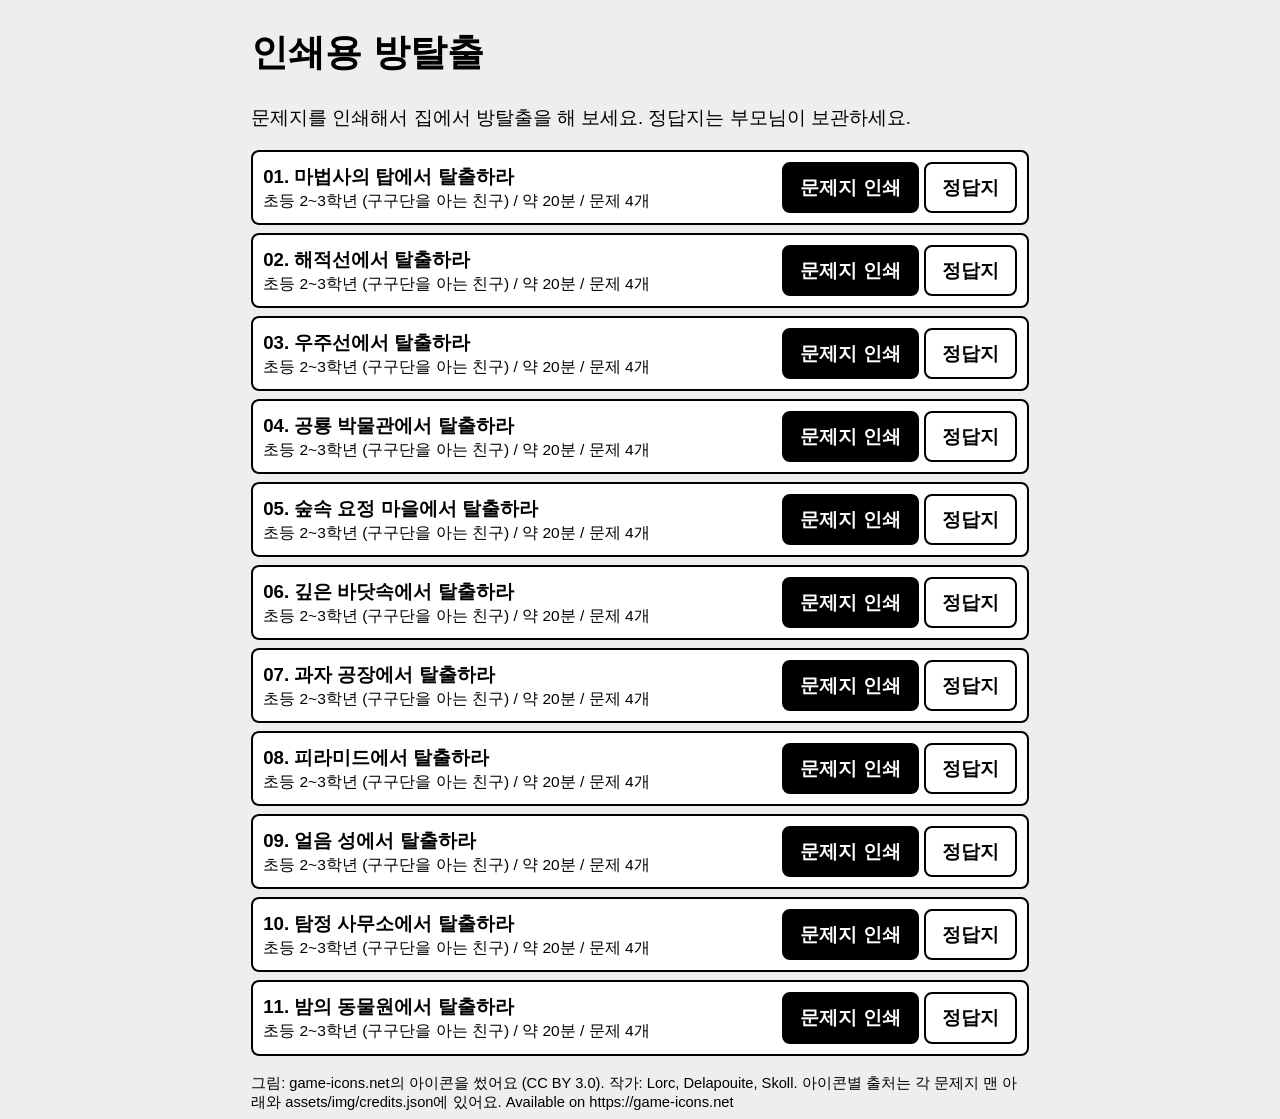
<file: index.html>
<!doctype html><html lang="ko"><head><meta charset="utf-8"><meta name="viewport" content="width=device-width,initial-scale=1"><title>인쇄용 방탈출</title><link rel="stylesheet" href="assets/style.css?v=6303c047"></head>
<body><div id="app"></div><script type="module">import {loadIndex,renderIndex} from './assets/render.js?v=6303c047';loadIndex().then(renderIndex);</script></body></html>
</file>
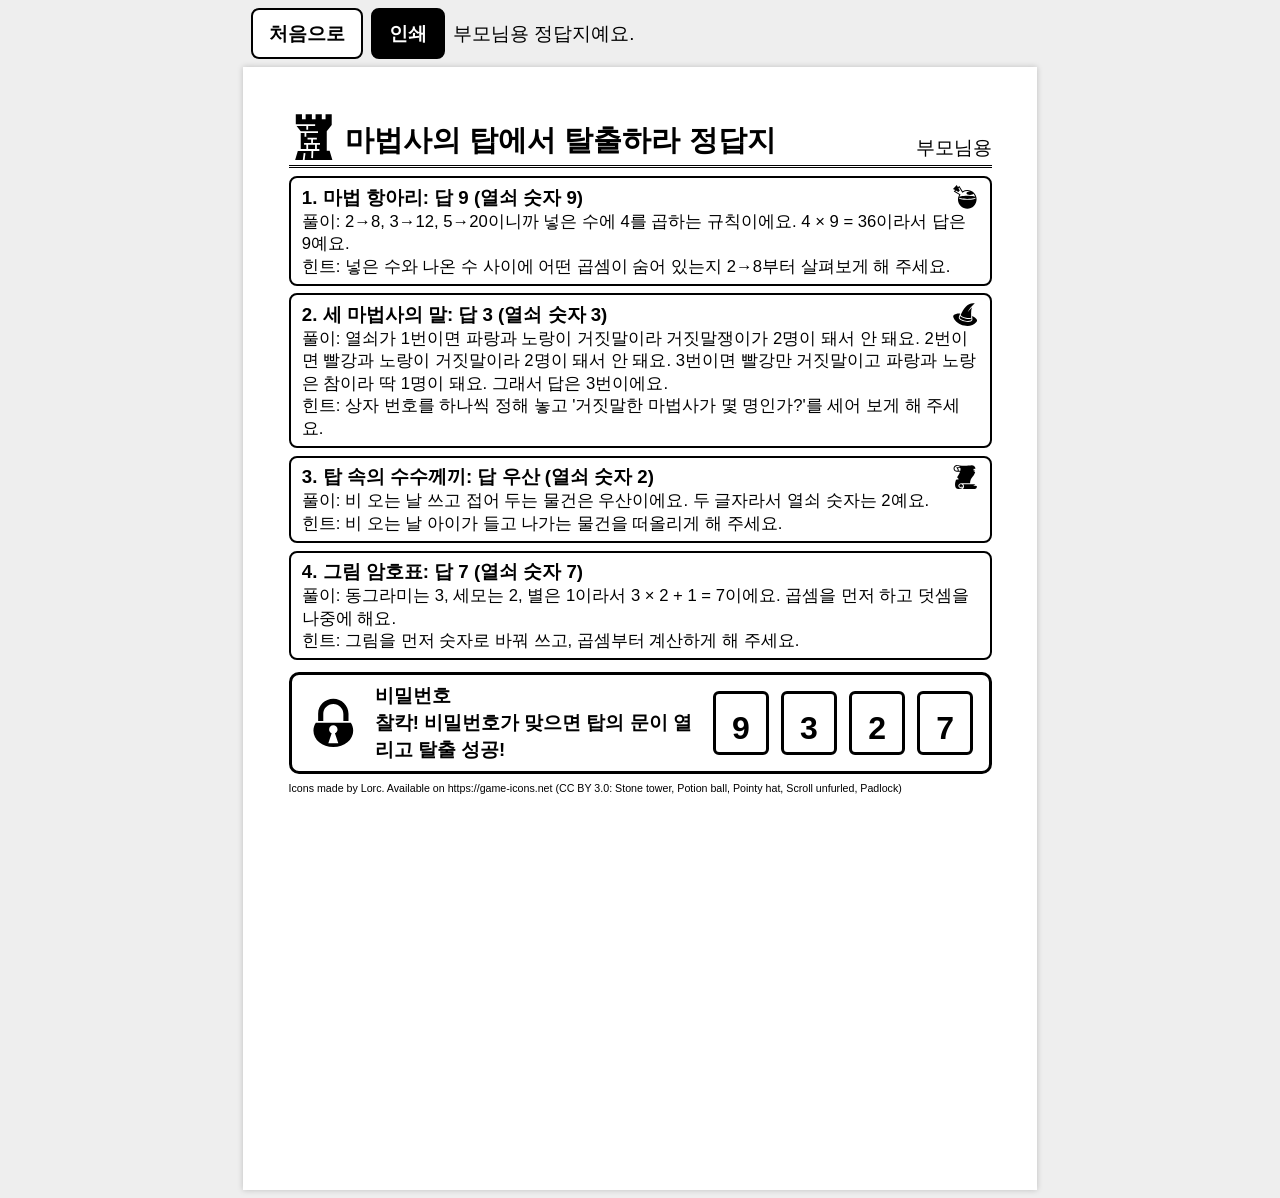
<file: answer.html>
<!doctype html><html lang="ko"><head><meta charset="utf-8"><meta name="viewport" content="width=device-width,initial-scale=1"><title>방탈출</title><link rel="stylesheet" href="assets/style.css?v=6303c047"></head>
<body><div id="app"></div><script type="module">import {loadRoom,getId,renderAnswer} from './assets/render.js?v=6303c047';loadRoom(getId()).then(renderAnswer).catch(e=>{document.getElementById('app').textContent=e.message});</script></body></html>
</file>
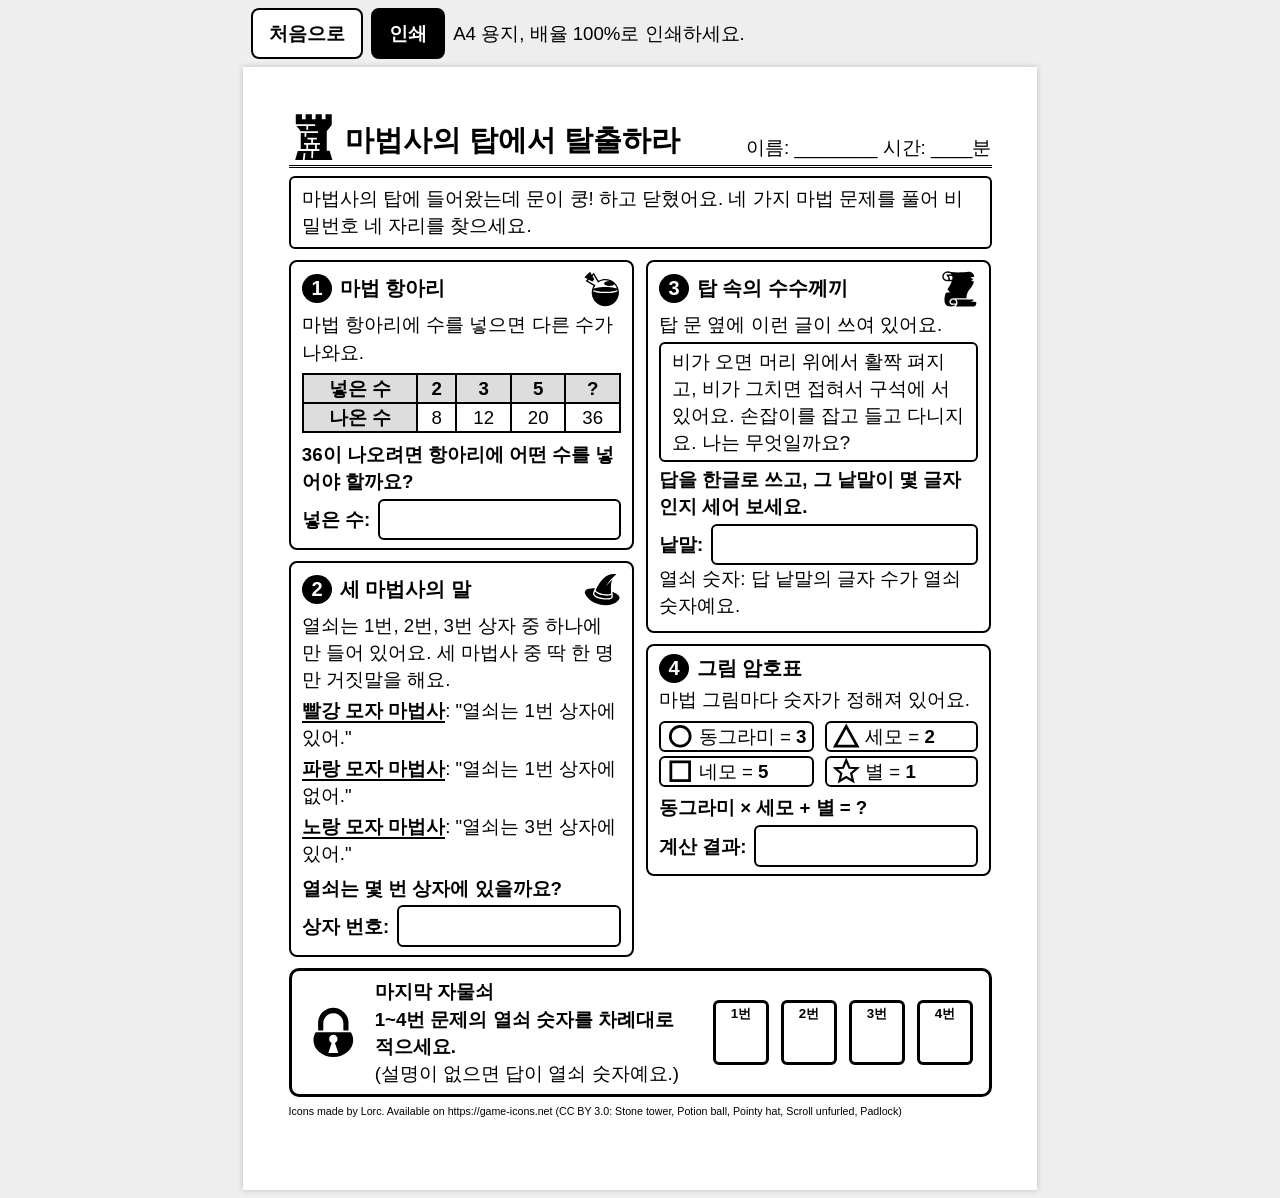
<file: sheet.html>
<!doctype html><html lang="ko"><head><meta charset="utf-8"><meta name="viewport" content="width=device-width,initial-scale=1"><title>방탈출</title><link rel="stylesheet" href="assets/style.css?v=6303c047"></head>
<body><div id="app"></div><script type="module">import {loadRoom,getId,renderSheet} from './assets/render.js?v=6303c047';loadRoom(getId()).then(renderSheet).catch(e=>{document.getElementById('app').textContent=e.message});</script></body></html>
</file>
<file: assets/style.css>
*{box-sizing:border-box}
body{margin:0;font-family:"Apple SD Gothic Neo","Malgun Gothic","Noto Sans KR",sans-serif;color:#000;background:#eee;font-size:14pt;line-height:1.45}
.screen-only{max-width:210mm;margin:8px auto;padding:0 8px}
.bar{display:flex;gap:8px;flex-wrap:wrap;align-items:center;font-size:14pt}
.btn{display:inline-block;padding:10px 16px;border:2px solid #000;border-radius:8px;background:#fff;color:#000;font:inherit;font-weight:700;text-decoration:none;cursor:pointer}
.btn.main{background:#000;color:#fff}
.page{width:210mm;min-height:297mm;margin:8px auto;padding:12mm;background:#fff;box-shadow:0 0 6px #0003}
.page h1{margin:0 0 2mm;font-size:22pt;border-bottom:3px double #000;padding-bottom:1mm;display:flex;justify-content:space-between;align-items:flex-end}
.page h1 small{font-size:14pt;font-weight:400}
.story{margin:0 0 3mm;font-size:14pt;border:2px solid #000;border-radius:6px;padding:2mm 3mm}
.grid{display:block;columns:2;column-gap:3mm}
.prob{border:2px solid #000;border-radius:8px;padding:2mm 3mm;break-inside:avoid;display:flex;flex-direction:column;margin:0 0 3mm}
.prob h2{margin:0 0 1mm;font-size:15pt}
.prob h2 .no{display:inline-block;min-width:8mm;text-align:center;background:#000;color:#fff;border-radius:50%;margin-right:2mm}
.prob p{margin:0 0 1mm}
.prob .q{font-weight:700}
table.t{border-collapse:collapse;margin:1mm 0 2mm;width:100%}
table.t th,table.t td{border:2px solid #000;text-align:center;padding:0 2mm;font-size:14pt}
table.t th{background:#ddd}
.say{margin:0 0 1mm;padding-left:0;list-style:none}
.say li{margin:0 0 1mm}
.say b{border-bottom:2px solid #000}
.ans{margin-top:auto;display:flex;align-items:center;gap:2mm;font-weight:700;font-size:14pt}
.ans .blank{flex:1;border:2px solid #000;border-radius:6px;height:11mm}
.lock .note{font-weight:400;font-size:14pt}
.rule{font-size:14pt;margin:0 0 1mm}
.syms{display:grid;grid-template-columns:1fr 1fr;gap:1mm 3mm;margin:1mm 0 2mm}
.syms div{display:flex;align-items:center;gap:1.5mm;border:2px solid #000;border-radius:6px;padding:0 1.5mm;white-space:nowrap}
.syms svg{width:7mm;height:7mm;flex:none}
.lock{margin-top:3mm;border:3px solid #000;border-radius:10px;padding:2mm 4mm;display:flex;align-items:center;gap:4mm;break-inside:avoid}
.lock .lbl{flex:1;font-weight:700}
.lock .cells{display:flex;gap:3mm}
.lock .cell{width:15mm;height:17mm;border:3px solid #000;border-radius:6px;text-align:center;font-size:24pt;font-weight:700;line-height:18mm}
.lock .cell small{display:block}
.cell.fill{background:#fff}
.list{list-style:none;padding:0}
.list li{background:#fff;border:2px solid #000;border-radius:8px;margin:8px 0;padding:10px;display:flex;gap:10px;flex-wrap:wrap;align-items:center;justify-content:space-between}
.list .info{flex:1;min-width:200px}
.list .info small{display:block}
.key{background:#fff;border:2px solid #000;border-radius:6px;padding:1mm 3mm;margin:0 0 2mm}
.sol{border:2px solid #000;border-radius:8px;padding:1.5mm 3mm;margin:0 0 2mm;break-inside:avoid}
.sol h2{margin:0;font-size:14pt}
.sol p{margin:0;font-size:12.5pt;line-height:1.35}
.sol .big{font-weight:700}
.pic{display:block;flex:none}
.ph{width:13mm;height:13mm;margin-right:2mm}
.ht{display:flex;align-items:flex-end}
.ps{width:10mm;height:10mm;margin-left:auto}
.pa{width:7mm;height:7mm;flex:none}
.pl{width:14mm;height:14mm;flex:none}
.prob h2{display:flex;align-items:center}
.sol h2{display:flex;align-items:center;justify-content:space-between;gap:2mm}
.credit{font-size:8pt;line-height:1.25;margin:2mm 0 0;color:#000}
.screen-only .credit{font-size:11pt}
@media screen and (max-width:700px){
 .page{width:auto;min-height:0;margin:4px;padding:10px}
 .grid{columns:1}
 .lock{flex-direction:column;align-items:stretch}
 .lock .cells{justify-content:center}
 .page h1{font-size:18pt;flex-direction:column;align-items:flex-start}
}
@page{size:A4;margin:15mm}
@media print{
 body{background:#fff;font-size:14pt;-webkit-print-color-adjust:exact;print-color-adjust:exact}
 .screen-only{display:none!important}
 .page{width:auto;min-height:0;margin:0;padding:0;box-shadow:none;height:auto;overflow:visible}
 .grid{column-gap:2mm!important}
 .prob{margin-bottom:2mm!important}
 .story{margin-bottom:2mm}
 .prob{padding:1.5mm 3mm}
 .lock{margin-top:2mm}
 body{line-height:1.3}
 .ans .blank{height:10mm}
 .prob h2{font-size:14pt}
 table.t th,table.t td{padding:0 1mm}
 .lock{flex-direction:row!important}
}
</file>
